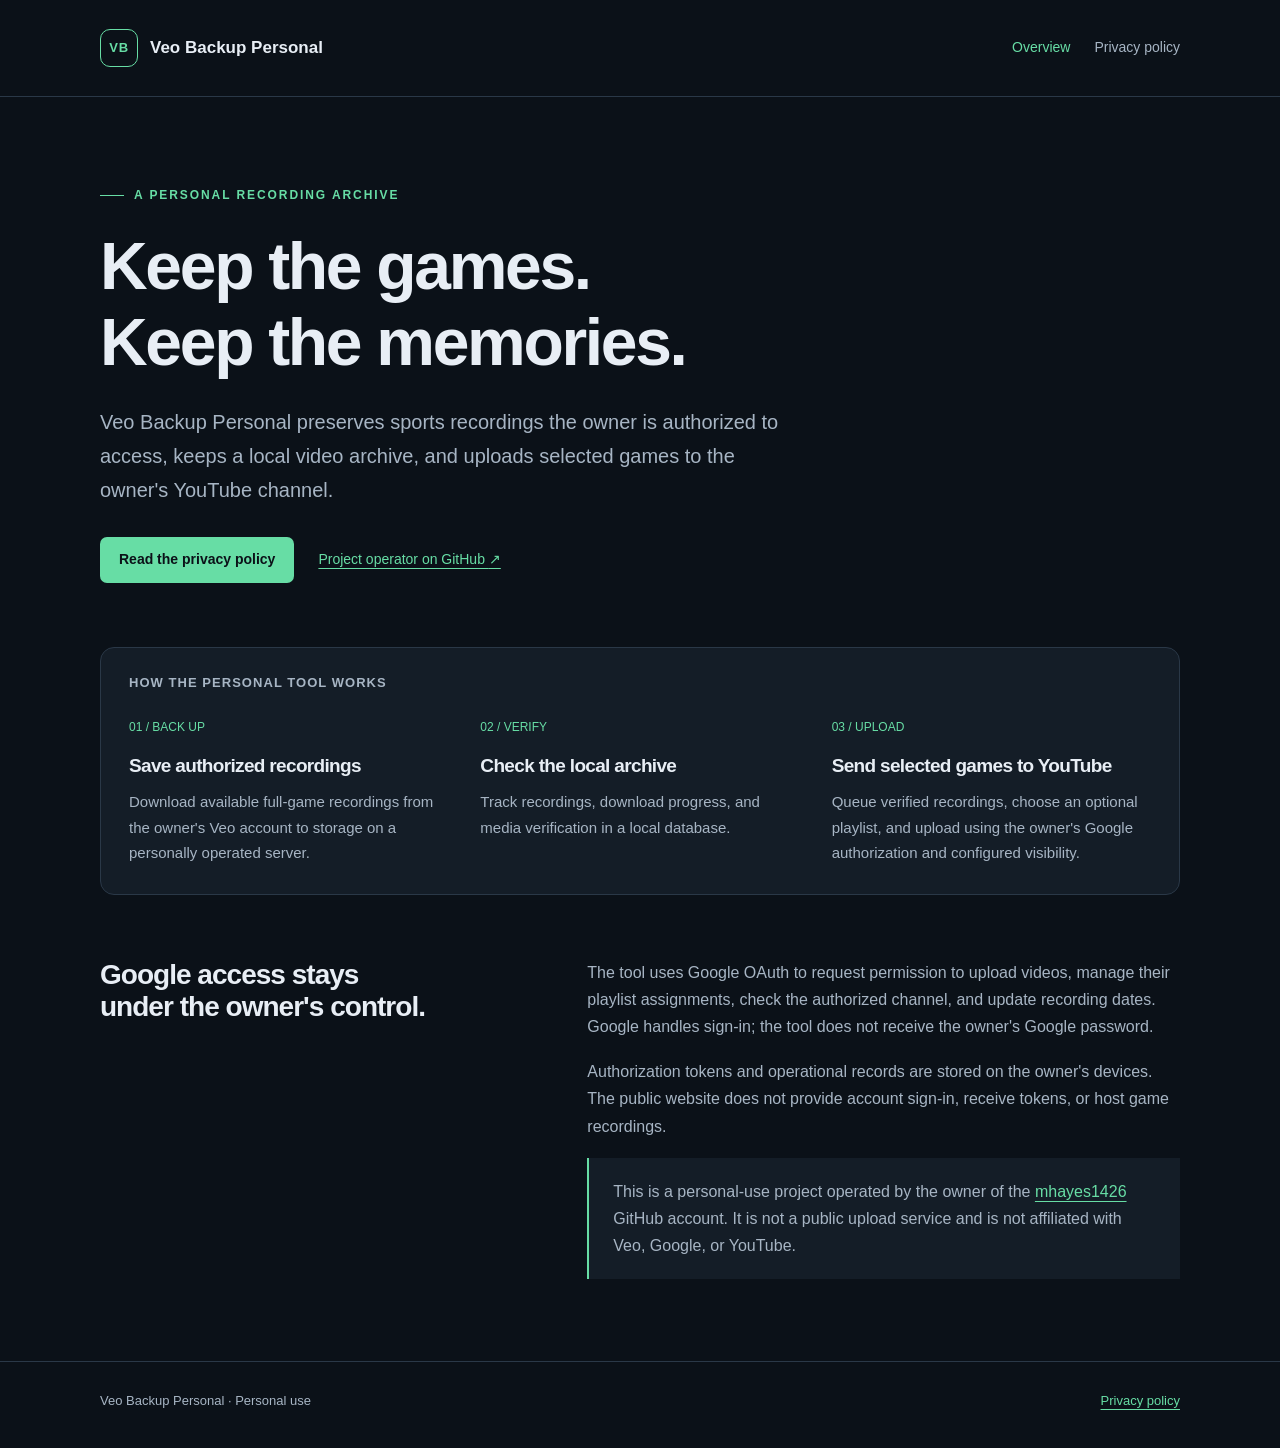
<file: docs/index.html>
<!doctype html>
<html lang="en">
<head>
  <meta charset="utf-8">
  <meta name="viewport" content="width=device-width, initial-scale=1">
  <meta name="google-site-verification" content="nbqXeMCIkr5JDH6icYyO9ZLrAFS97nSWmpEvbepAnXc" />
  <meta name="description" content="Veo Backup Personal is a personal tool for backing up authorized Veo sports recordings and uploading selected videos to the owner's YouTube channel.">
  <title>Veo Backup Personal</title>
  <link rel="stylesheet" href="styles.css">
</head>
<body>
  <a class="skip-link" href="#main">Skip to content</a>
  <header>
    <div class="container header-inner">
      <a class="brand" href="./"><span class="mark" aria-hidden="true">VB</span>Veo Backup Personal</a>
      <nav aria-label="Main navigation">
        <a href="./" aria-current="page">Overview</a>
        <a href="privacy.html">Privacy policy</a>
      </nav>
    </div>
  </header>
  <main class="container" id="main">
    <section class="hero" aria-labelledby="page-title">
      <p class="eyebrow">A personal recording archive</p>
      <h1 id="page-title">Keep the games.<br>Keep the memories.</h1>
      <p class="lead">Veo Backup Personal preserves sports recordings the owner is authorized to access, keeps a local video archive, and uploads selected games to the owner's YouTube channel.</p>
      <div class="hero-links">
        <a class="button" href="privacy.html">Read the privacy policy</a>
        <a href="https://github.com/mhayes1426">Project operator on GitHub <span aria-hidden="true">↗</span></a>
      </div>
    </section>
    <section class="workflow" aria-labelledby="workflow-title">
      <h2 id="workflow-title">How the personal tool works</h2>
      <ol class="steps">
        <li><span class="step-number" aria-hidden="true">01 / BACK UP</span><h3>Save authorized recordings</h3><p>Download available full-game recordings from the owner's Veo account to storage on a personally operated server.</p></li>
        <li><span class="step-number" aria-hidden="true">02 / VERIFY</span><h3>Check the local archive</h3><p>Track recordings, download progress, and media verification in a local database.</p></li>
        <li><span class="step-number" aria-hidden="true">03 / UPLOAD</span><h3>Send selected games to YouTube</h3><p>Queue verified recordings, choose an optional playlist, and upload using the owner's Google authorization and configured visibility.</p></li>
      </ol>
    </section>
    <section class="explanation" aria-labelledby="authorization-title">
      <h2 id="authorization-title">Google access stays<br>under the owner's control.</h2>
      <div>
        <p>The tool uses Google OAuth to request permission to upload videos, manage their playlist assignments, check the authorized channel, and update recording dates. Google handles sign-in; the tool does not receive the owner's Google password.</p>
        <p>Authorization tokens and operational records are stored on the owner's devices. The public website does not provide account sign-in, receive tokens, or host game recordings.</p>
        <p class="note">This is a personal-use project operated by the owner of the <a href="https://github.com/mhayes1426">mhayes1426</a> GitHub account. It is not a public upload service and is not affiliated with Veo, Google, or YouTube.</p>
      </div>
    </section>
  </main>
  <footer><div class="container footer-inner"><p>Veo Backup Personal · Personal use</p><a href="privacy.html">Privacy policy</a></div></footer>
</body>
</html>
</file>
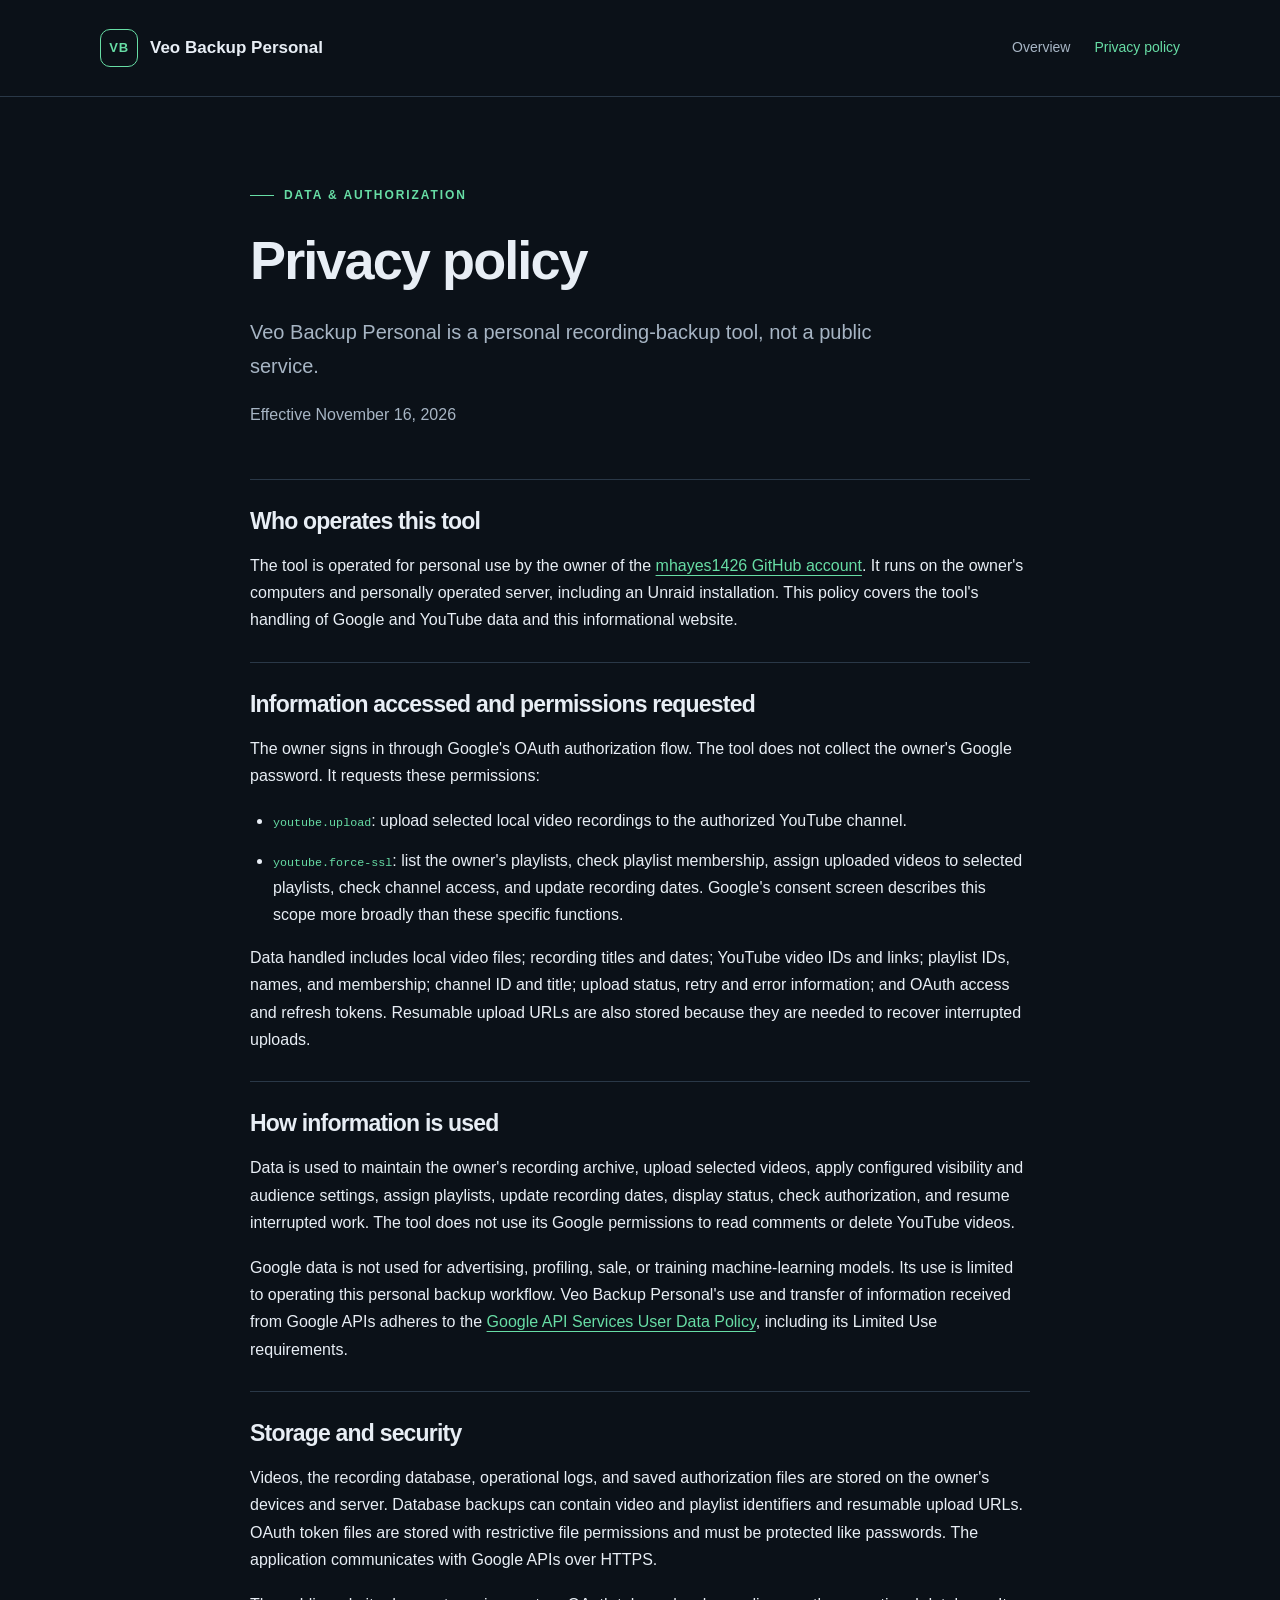
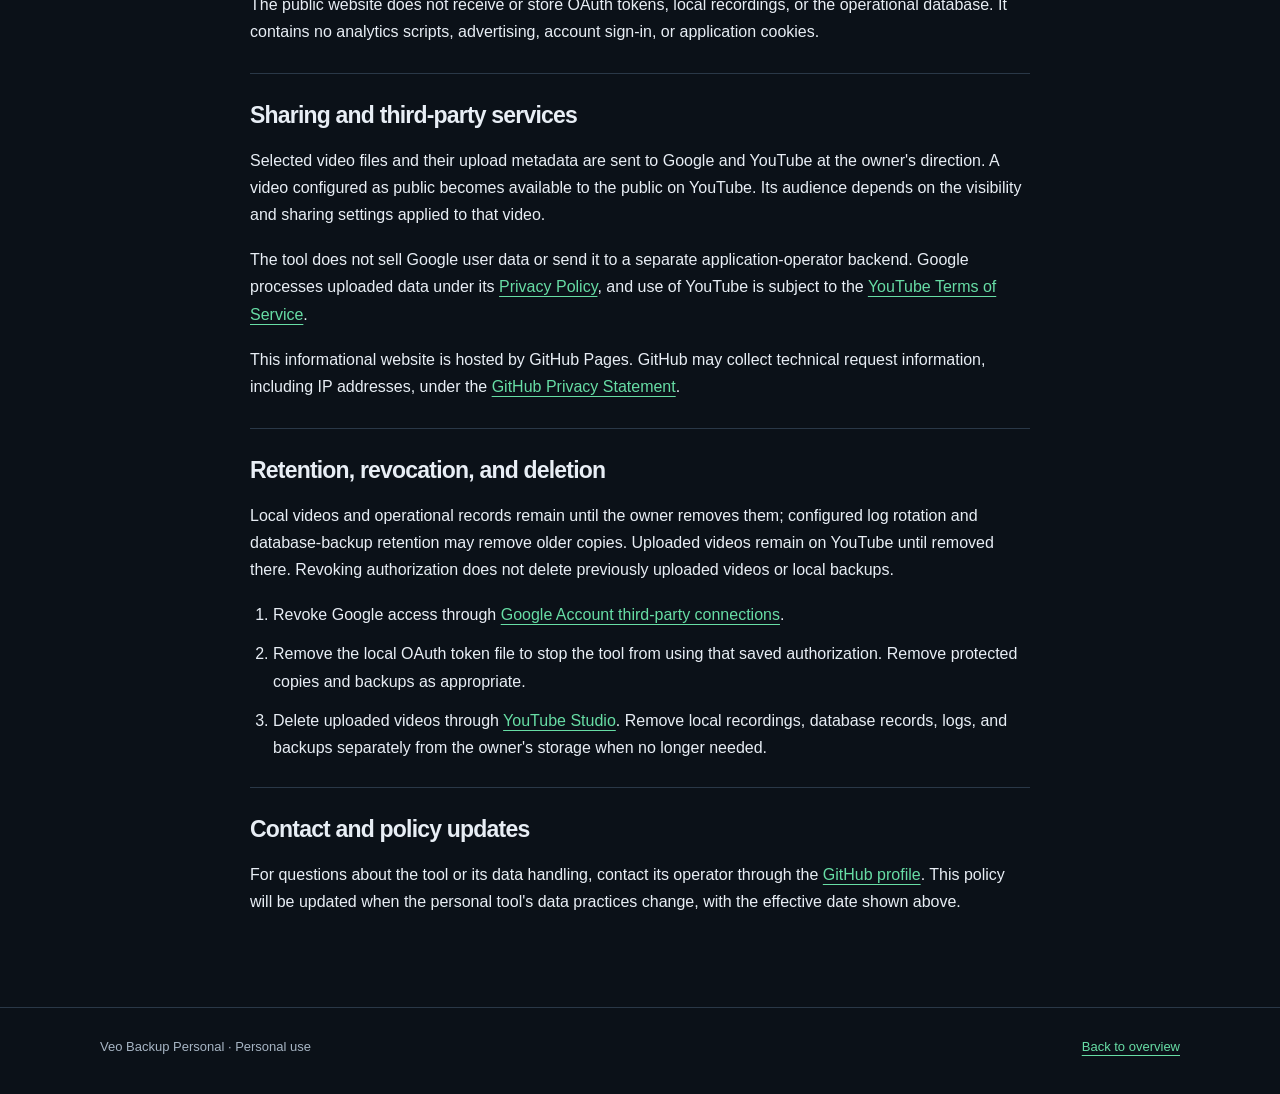
<file: docs/privacy.html>
<!doctype html>
<html lang="en">
<head>
  <meta charset="utf-8">
  <meta name="viewport" content="width=device-width, initial-scale=1">
  <meta name="description" content="How Veo Backup Personal accesses, uses, stores, and shares Google and YouTube data for personal recording backups.">
  <title>Privacy Policy · Veo Backup Personal</title>
  <link rel="stylesheet" href="styles.css">
</head>
<body>
  <a class="skip-link" href="#main">Skip to content</a>
  <header><div class="container header-inner">
    <a class="brand" href="./"><span class="mark" aria-hidden="true">VB</span>Veo Backup Personal</a>
    <nav aria-label="Main navigation"><a href="./">Overview</a><a href="privacy.html" aria-current="page">Privacy policy</a></nav>
  </div></header>
  <main class="container policy" id="main">
    <div class="hero"><p class="eyebrow">Data &amp; authorization</p><h1>Privacy policy</h1><p class="lead">Veo Backup Personal is a personal recording-backup tool, not a public service.</p><p class="muted">Effective November 16, 2026</p></div>
    <section aria-labelledby="operator"><h2 id="operator">Who operates this tool</h2>
      <p>The tool is operated for personal use by the owner of the <a href="https://github.com/mhayes1426">mhayes1426 GitHub account</a>. It runs on the owner's computers and personally operated server, including an Unraid installation. This policy covers the tool's handling of Google and YouTube data and this informational website.</p>
    </section>
    <section aria-labelledby="access"><h2 id="access">Information accessed and permissions requested</h2>
      <p>The owner signs in through Google's OAuth authorization flow. The tool does not collect the owner's Google password. It requests these permissions:</p>
      <ul>
        <li><code>youtube.upload</code>: upload selected local video recordings to the authorized YouTube channel.</li>
        <li><code>youtube.force-ssl</code>: list the owner's playlists, check playlist membership, assign uploaded videos to selected playlists, check channel access, and update recording dates. Google's consent screen describes this scope more broadly than these specific functions.</li>
      </ul>
      <p>Data handled includes local video files; recording titles and dates; YouTube video IDs and links; playlist IDs, names, and membership; channel ID and title; upload status, retry and error information; and OAuth access and refresh tokens. Resumable upload URLs are also stored because they are needed to recover interrupted uploads.</p>
    </section>
    <section aria-labelledby="use"><h2 id="use">How information is used</h2>
      <p>Data is used to maintain the owner's recording archive, upload selected videos, apply configured visibility and audience settings, assign playlists, update recording dates, display status, check authorization, and resume interrupted work. The tool does not use its Google permissions to read comments or delete YouTube videos.</p>
      <p>Google data is not used for advertising, profiling, sale, or training machine-learning models. Its use is limited to operating this personal backup workflow. Veo Backup Personal's use and transfer of information received from Google APIs adheres to the <a href="https://developers.google.com/terms/api-services-user-data-policy">Google API Services User Data Policy</a>, including its Limited Use requirements.</p>
    </section>
    <section aria-labelledby="storage"><h2 id="storage">Storage and security</h2>
      <p>Videos, the recording database, operational logs, and saved authorization files are stored on the owner's devices and server. Database backups can contain video and playlist identifiers and resumable upload URLs. OAuth token files are stored with restrictive file permissions and must be protected like passwords. The application communicates with Google APIs over HTTPS.</p>
      <p>The public website does not receive or store OAuth tokens, local recordings, or the operational database. It contains no analytics scripts, advertising, account sign-in, or application cookies.</p>
    </section>
    <section aria-labelledby="sharing"><h2 id="sharing">Sharing and third-party services</h2>
      <p>Selected video files and their upload metadata are sent to Google and YouTube at the owner's direction. A video configured as public becomes available to the public on YouTube. Its audience depends on the visibility and sharing settings applied to that video.</p>
      <p>The tool does not sell Google user data or send it to a separate application-operator backend. Google processes uploaded data under its <a href="https://policies.google.com/privacy">Privacy Policy</a>, and use of YouTube is subject to the <a href="https://www.youtube.com/t/terms">YouTube Terms of Service</a>.</p>
      <p>This informational website is hosted by GitHub Pages. GitHub may collect technical request information, including IP addresses, under the <a href="https://docs.github.com/en/site-policy/privacy-policies/github-general-privacy-statement">GitHub Privacy Statement</a>.</p>
    </section>
    <section aria-labelledby="retention"><h2 id="retention">Retention, revocation, and deletion</h2>
      <p>Local videos and operational records remain until the owner removes them; configured log rotation and database-backup retention may remove older copies. Uploaded videos remain on YouTube until removed there. Revoking authorization does not delete previously uploaded videos or local backups.</p>
      <ol>
        <li>Revoke Google access through <a href="https://myaccount.google.com/connections">Google Account third-party connections</a>.</li>
        <li>Remove the local OAuth token file to stop the tool from using that saved authorization. Remove protected copies and backups as appropriate.</li>
        <li>Delete uploaded videos through <a href="https://studio.youtube.com/">YouTube Studio</a>. Remove local recordings, database records, logs, and backups separately from the owner's storage when no longer needed.</li>
      </ol>
    </section>
    <section aria-labelledby="contact"><h2 id="contact">Contact and policy updates</h2>
      <p>For questions about the tool or its data handling, contact its operator through the <a href="https://github.com/mhayes1426">GitHub profile</a>. This policy will be updated when the personal tool's data practices change, with the effective date shown above.</p>
    </section>
  </main>
  <footer><div class="container footer-inner"><p>Veo Backup Personal · Personal use</p><a href="./">Back to overview</a></div></footer>
</body>
</html>
</file>
<file: docs/styles.css>
:root {
  color-scheme: dark;
  --background: #0b1118;
  --surface: #141d27;
  --line: #2a3847;
  --text: #e8eef5;
  --muted: #a7b5c4;
  --accent: #67dda5;
  font-family: -apple-system, BlinkMacSystemFont, "Segoe UI", sans-serif;
}
* { box-sizing: border-box; }
body { margin: 0; background: var(--background); color: var(--text); line-height: 1.7; }
a { color: var(--accent); text-underline-offset: 4px; }
a:hover { color: #b5f7d6; }
a:focus-visible { outline: 2px solid var(--accent); outline-offset: 5px; border-radius: 2px; }
.container { width: min(1080px, calc(100% - 48px)); margin: 0 auto; }
.skip-link { position: absolute; top: -100px; left: 16px; padding: 8px 16px; background: var(--surface); }
.skip-link:focus { top: 8px; }
header { border-bottom: 1px solid var(--line); }
.header-inner { min-height: 96px; display: flex; justify-content: space-between; align-items: center; gap: 20px; }
.brand { display: inline-flex; align-items: center; gap: 12px; color: var(--text); font-size: 17px; font-weight: 700; text-decoration: none; }
.mark { display: grid; place-items: center; width: 38px; height: 38px; border: 1px solid var(--accent); border-radius: 10px; color: var(--accent); font-size: 13px; letter-spacing: .05em; }
nav { display: flex; gap: 24px; flex-wrap: wrap; }
nav a { font-size: 14px; color: var(--muted); text-decoration: none; }
nav a[aria-current="page"] { color: var(--accent); }
.hero { padding: 88px 0 64px; max-width: 800px; }
.eyebrow { display: flex; align-items: center; gap: 10px; margin: 0 0 24px; color: var(--accent); font-size: 12px; font-weight: 700; letter-spacing: .16em; text-transform: uppercase; }
.eyebrow::before { content: ""; width: 24px; height: 1px; background: var(--accent); }
h1, h2, h3 { line-height: 1.15; letter-spacing: -.035em; }
h1 { font-size: clamp(38px, 6vw, 66px); font-weight: 650; margin: 0 0 24px; }
h2 { margin: 0 0 18px; font-size: 28px; }
h3 { margin: 0 0 12px; font-size: 19px; }
p { margin: 0 0 18px; }
.lead { max-width: 680px; font-size: 20px; color: var(--muted); }
.hero-links { display: flex; gap: 24px; flex-wrap: wrap; margin-top: 30px; }
.button { display: inline-block; padding: 11px 19px; border-radius: 7px; color: var(--background); background: var(--accent); font-size: 14px; font-weight: 700; text-decoration: none; }
.button:hover { background: #b5f7d6; color: var(--background); }
.hero-links > a:not(.button) { align-self: center; font-size: 14px; }
.workflow { margin-bottom: 64px; padding: 28px; border: 1px solid var(--line); border-radius: 14px; background: var(--surface); }
.workflow > h2 { font-size: 13px; font-weight: 600; letter-spacing: .08em; text-transform: uppercase; color: var(--muted); }
.steps { display: grid; grid-template-columns: repeat(3, minmax(0, 1fr)); padding: 0; margin: 26px 0 0; list-style: none; gap: 32px; }
.step-number { display: block; margin-bottom: 18px; color: var(--accent); font-size: 12px; font-variant-numeric: tabular-nums; }
.steps p, .muted { color: var(--muted); }
.steps p { font-size: 15px; margin-bottom: 0; }
.explanation { display: grid; grid-template-columns: 1fr 1.4fr; gap: 64px; padding: 0 0 64px; }
.explanation p { color: var(--muted); }
.note { padding: 20px 24px; border-left: 2px solid var(--accent); background: var(--surface); }
.policy { max-width: 780px; padding-bottom: 64px; }
.policy .hero { padding-bottom: 32px; }
.policy h1 { font-size: clamp(36px, 5vw, 54px); }
.policy section { padding: 28px 0 10px; border-top: 1px solid var(--line); }
.policy h2 { font-size: 23px; }
.policy li { margin-bottom: 12px; }
.policy ul, .policy ol { padding-left: 23px; }
code { color: var(--accent); font-size: .9em; overflow-wrap: anywhere; }
footer { border-top: 1px solid var(--line); padding: 28px 0 36px; color: var(--muted); font-size: 13px; }
.footer-inner { display: flex; gap: 20px; justify-content: space-between; flex-wrap: wrap; }
footer p { margin: 0; }
@media (max-width: 650px) {
  .container { width: calc(100% - 36px); }
  .header-inner { min-height: 106px; flex-direction: column; align-items: flex-start; justify-content: center; gap: 12px; }
  nav { gap: 20px; }
  .hero { padding: 52px 0 40px; }
  .lead { font-size: 18px; }
  .workflow { padding: 22px; margin-bottom: 44px; }
  .steps, .explanation { grid-template-columns: minmax(0, 1fr); gap: 24px; }
  .step-number { margin-bottom: 8px; }
  .explanation { padding-bottom: 44px; }
}
</file>
